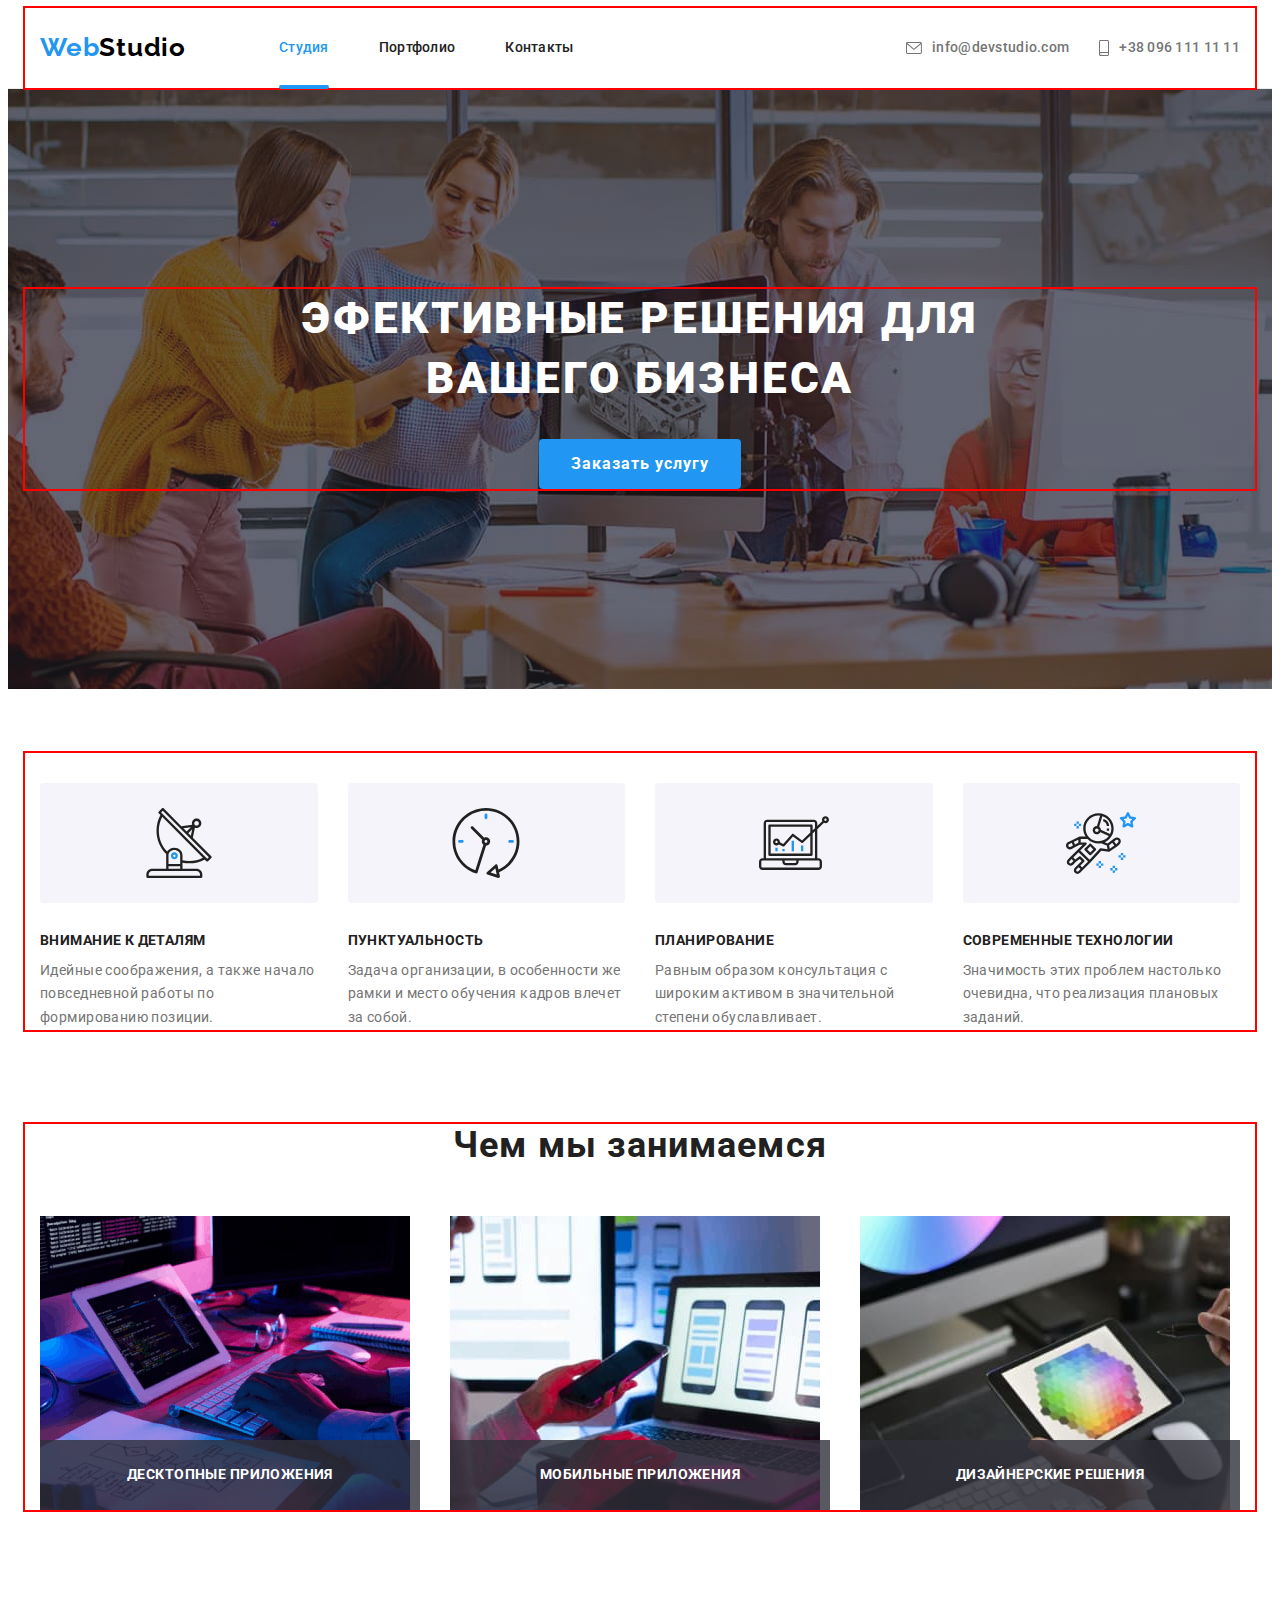
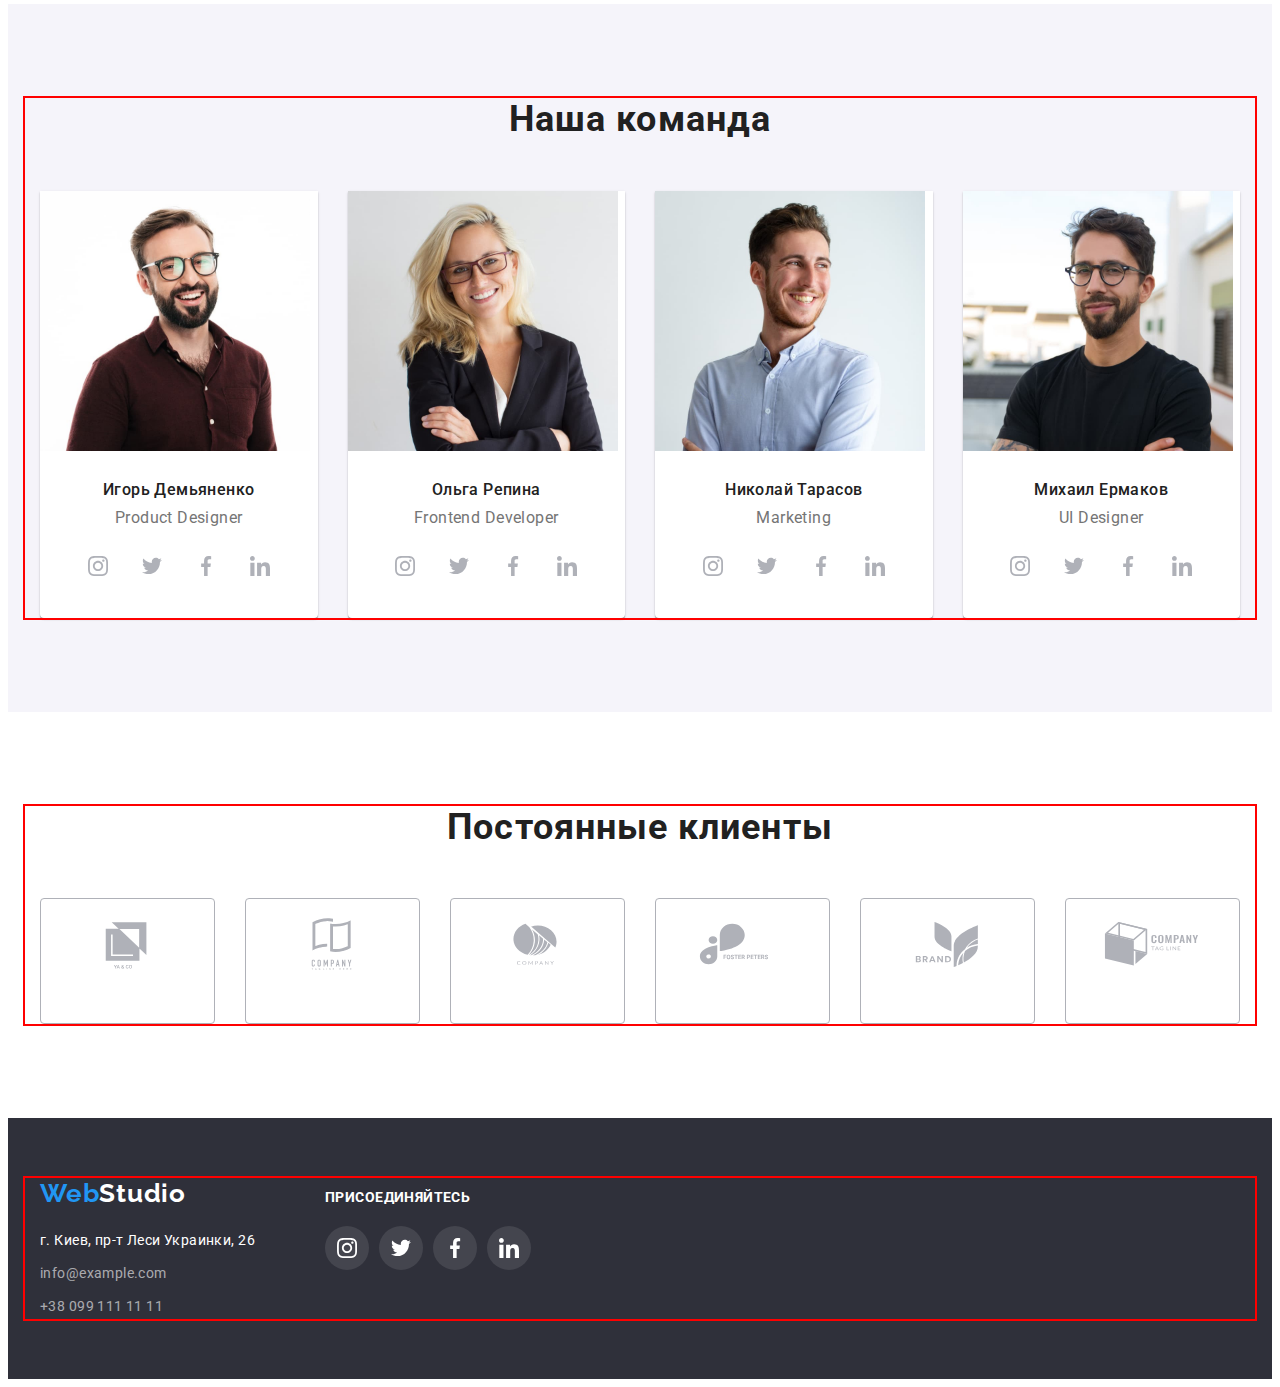
<file: index.html>
<!DOCTYPE html>
<html lang="ru">
  <head>
    <meta charset="UTF-8" />
    <meta http-equiv="X-UA-Compatible" content="IE=edge" />
    <meta name="viewport" content="width=device-width, initial-scale=1.0" />
    <title>Document</title>
    <link
      href="https://fonts.googleapis.com/css2?family=Raleway:wght@700&family=Roboto:wght@400;500;700;900&display=swap"
      rel="stylesheet"
    />
    <link
      rel="stylesheet"
      href="https://cdnjs.cloudflare.com/ajax/libs/modern-normalize/1.1.0/modern-normalize.min.css"
      integrity="sha512-wpPYUAdjBVSE4KJnH1VR1HeZfpl1ub8YT/NKx4PuQ5NmX2tKuGu6U/JRp5y+Y8XG2tV+wKQpNHVUX03MfMFn9Q=="
      crossorigin="anonymous"
      referrerpolicy="no-referrer"
    />
    <link rel="stylesheet" href="./css/style.css" />
  </head>
  <body>
    <header class="header">
      <div class="container header-container">
        <nav class="nav">
          <a class="logo link" href="/index.html" lang="en"
            >Web<span class="logo-dark">Studio</span></a
          >
          <ul class="list site-nav">
            <li class="item">
              <a class="link link-menu current-page" href="./index.html" target="_blank"
                >Студия</a
              >
            </li>
            <li class="item">
              <a class="link link-menu" href="./portfolio.html" target="_blank"
                >Портфолио</a
              >
            </li>
            <li class="item">
              <a class="link link-menu" href="./Contacts" target="_blank"
                >Контакты</a
              >
            </li>
          </ul>
        </nav>
        <ul class="list auth-nav">
          <li class="item">
            <a class="link link-contacts" href="mailto:info@devstudio.com">
              <svg class="icon icon-mail">
                <use href="./images/icons.svg#envelope"></use></svg
              >info@devstudio.com</a
            >
          </li>
          <li class="item">
            <a class="link link-contacts" href="tel:+380961111111">
              <svg class="icon icon-tel">
                <use href="./images/icons.svg#smartphone"></use></svg
              >+38 096 111 11 11</a
            >
          </li>
        </ul>
      </div>
    </header>
    <main>
      <section class="hero">
        <div class="container">
          <h1 class="hero-title">Эфективные решения для вашего бизнеса</h1>
          <button class="hero-button" type="button" data-modal-open>Заказать услугу</button>
        </div>
      </section>
      <section class="section">
        <div class="container">
          <h2 class="visually-hidden">Особенности</h2>
          <ul class="list feature-list card-set">
            <li class="feature-item card-item">
              <div class="thumb">
                <svg class="icon">
                  <use href="./images/icons.svg#antenna"></use>
                </svg>
              </div>
              <h3 class="title">Внимание к деталям</h3>
              <p class="feature-text">
                Идейные соображения, а также начало повседневной работы по
                формированию позиции.
              </p>
            </li>
            <li class="feature-item card-item">
              <div class="thumb">
                <svg class="icon">
                  <use href="./images/icons.svg#clock"></use>
                </svg>
              </div>
              <h3 class="title">Пунктуальность</h3>
              <p class="feature-text">
                Задача организации, в особенности же рамки и место обучения
                кадров влечет за собой.
              </p>
            </li>
            <li class="feature-item card-item">
              <div class="thumb">
                <svg class="icon">
                  <use href="./images/icons.svg#diagram"></use>
                </svg>
              </div>
              <h3 class="title">Планирование</h3>
              <p class="feature-text">
                Равным образом консультация с широким активом в значительной
                степени обуславливает.
              </p>
            </li>
            <li class="feature-item card-item">
              <div class="thumb">
                <svg class="icon">
                  <use href="./images/icons.svg#astronaut"></use>
                </svg>
              </div>
              <h3 class="title">Современные технологии</h3>
              <p class="feature-text">
                Значимость этих проблем настолько очевидна, что реализация
                плановых заданий.
              </p>
            </li>
          </ul>
        </div>
      </section>
      <section class="section work">
        <div class="container">
          <h2 class="section-title">Чем мы занимаемся</h2>
          <ul class="list work-list card-set">
            <li class="card-item">
              <img
                src="./images/images-hw-1/box1.jpg"
                alt="Набор текста на клавиатуре"
                width="370"
                height="294">
                <p class="label title">Десктопные приложения</p>
            </li>
            <li class="card-item">
              <img
                src="./images/images-hw-1/box2.jpg"
                alt="Телефон в руке перед ноутбуком"
                width="370"
                height="294">
                <p class="label title">Мобильные приложения</p>
            </li>
            <li class="card-item">
              <img
                src="./images/images-hw-1/box3.jpg"
                alt="Изображение цветовой гаммы на планшете"
                width="370"
                height="294">
                <p class="label title">Дизайнерские решения</p>
            </li>
          </ul>
        </div>
      </section>
      <section class="section team-section">
        <div class="container">
          <h2 class="section-title">Наша команда</h2>
          <ul class="list team-list card-set">
            <li class="team-item card-item">
              <img
                src="./images/images-hw-1/img1.jpg"
                alt="Мужчина"
                width="270"
                height="260"
              />
              <div class="card-content">
                <h3 class="team-title">Игорь Демьяненко</h3>
                <p class="team-text" lang="en">Product Designer</p>
                <ul class="list social-list">
                  <li class="social-item">
                    <a
                      class="social-link"
                      href=""
                      target="_blank"
                      rel="noopener nofollow noreferrer"
                    >
                      <svg class="social-icon">
                        <use href="./images/icons.svg#instagram"></use>
                      </svg>
                    </a>
                  </li>
                  <li class="social-item">
                    <a
                      class="social-link"
                      href=""
                      target="_blank"
                      rel="noopener nofollow noreferrer"
                    >
                      <svg class="social-icon">
                        <use href="./images/icons.svg#twitter"></use>
                      </svg>
                    </a>
                  </li>
                  <li class="social-item">
                    <a
                      class="social-link"
                      href=""
                      target="_blank"
                      rel="noopener nofollow noreferrer"
                    >
                      <svg class="social-icon">
                        <use href="./images/icons.svg#facebook"></use>
                      </svg>
                    </a>
                  </li>
                  <li class="social-item">
                    <a
                      class="social-link"
                      href=""
                      target="_blank"
                      rel="noopener nofollow noreferrer"
                    >
                      <svg class="social-icon">
                        <use href="./images/icons.svg#linkedin"></use>
                      </svg>
                    </a>
                  </li>
                </ul>
              </div>
            </li>
            <li class="team-item card-item">
              <img
                src="./images/images-hw-1/img2.jpg"
                alt="Женщина"
                width="270"
                height="260"
              />
              <div class="card-content">
                <h3 class="team-title">Ольга Репина</h3>
                <p class="team-text" lang="en">Frontend Developer</p>
                <ul class="list social-list">
                  <li class="social-item">
                    <a
                      class="social-link"
                      href=""
                      target="_blank"
                      rel="noopener nofollow noreferrer"
                    >
                      <svg class="social-icon">
                        <use href="./images/icons.svg#instagram"></use>
                      </svg>
                    </a>
                  </li>
                  <li class="social-item">
                    <a
                      class="social-link"
                      href=""
                      target="_blank"
                      rel="noopener nofollow noreferrer"
                    >
                      <svg class="social-icon">
                        <use href="./images/icons.svg#twitter"></use>
                      </svg>
                    </a>
                  </li>
                  <li class="social-item">
                    <a
                      class="social-link"
                      href=""
                      target="_blank"
                      rel="noopener nofollow noreferrer"
                    >
                      <svg class="social-icon">
                        <use href="./images/icons.svg#facebook"></use>
                      </svg>
                    </a>
                  </li>
                  <li class="social-item">
                    <a
                      class="social-link"
                      href=""
                      target="_blank"
                      rel="noopener nofollow noreferrer"
                    >
                      <svg class="social-icon">
                        <use href="./images/icons.svg#linkedin"></use>
                      </svg>
                    </a>
                  </li>
                </ul>
              </div>
            </li>
            <li class="team-item card-item">
              <img
                src="./images/images-hw-1/img3.jpg"
                alt="Мужчина"
                width="270"
                height="260"
              />
              <div class="card-content">
                <h3 class="team-title">Николай Тарасов</h3>
                <p class="team-text" lang="en">Marketing</p>
                <ul class="list social-list">
                  <li class="social-item">
                    <a
                      class="social-link"
                      href=""
                      target="_blank"
                      rel="noopener nofollow noreferrer"
                    >
                      <svg class="social-icon">
                        <use href="./images/icons.svg#instagram"></use>
                      </svg>
                    </a>
                  </li>
                  <li class="social-item">
                    <a
                      class="social-link"
                      href=""
                      target="_blank"
                      rel="noopener nofollow noreferrer"
                    >
                      <svg class="social-icon">
                        <use href="./images/icons.svg#twitter"></use>
                      </svg>
                    </a>
                  </li>
                  <li class="social-item">
                    <a
                      class="social-link"
                      href=""
                      target="_blank"
                      rel="noopener nofollow noreferrer"
                    >
                      <svg class="social-icon">
                        <use href="./images/icons.svg#facebook"></use>
                      </svg>
                    </a>
                  </li>
                  <li class="social-item">
                    <a
                      class="social-link"
                      href=""
                      target="_blank"
                      rel="noopener nofollow noreferrer"
                    >
                      <svg class="social-icon">
                        <use href="./images/icons.svg#linkedin"></use>
                      </svg>
                    </a>
                  </li>
                </ul>
              </div>
            </li>
            <li class="team-item card-item">
              <img
                src="./images/images-hw-1/img4.jpg"
                alt="Мужчина"
                width="270"
                height="260"
              />
              <div class="card-content">
                <h3 class="team-title">Михаил Ермаков</h3>
                <p class="team-text" lang="en">UI Designer</p>
                <ul class="list social-list">
                  <li class="social-item">
                    <a
                      class="social-link"
                      href=""
                      target="_blank"
                      rel="noopener nofollow noreferrer"
                    >
                      <svg class="social-icon">
                        <use href="./images/icons.svg#instagram"></use>
                      </svg>
                    </a>
                  </li>
                  <li class="social-item">
                    <a
                      class="social-link"
                      href=""
                      target="_blank"
                      rel="noopener nofollow noreferrer"
                    >
                      <svg class="social-icon">
                        <use href="./images/icons.svg#twitter"></use>
                      </svg>
                    </a>
                  </li>
                  <li class="social-item">
                    <a
                      class="social-link"
                      href=""
                      target="_blank"
                      rel="noopener nofollow noreferrer"
                    >
                      <svg class="social-icon">
                        <use href="./images/icons.svg#facebook"></use>
                      </svg>
                    </a>
                  </li>
                  <li class="social-item">
                    <a
                      class="social-link"
                      href=""
                      target="_blank"
                      rel="noopener nofollow noreferrer"
                    >
                      <svg class="social-icon">
                        <use href="./images/icons.svg#linkedin"></use>
                      </svg>
                    </a>
                  </li>
                </ul>
              </div>
            </li>
          </ul>
        </div>
      </section>
      <section class="section">
        <div class="container">
          <h2 class="section-title">Постоянные клиенты</h2>
          <ul class="list clients-list card-set">
            <li class="client-item card-item">
              <a
                class="client-link"
                href=""
                target="_blank"
                rel="noopener nofollow noreferrer"
              >
                <svg class="client-icon">
                  <use href="./images/icons.svg#Logo-1"></use>
                </svg>
              </a>
            </li>
            <li class="client-item card-item">
              <a
                class="client-link"
                href=""
                target="_blank"
                rel="noopener nofollow noreferrer"
              >
                <svg class="client-icon">
                  <use href="./images/icons.svg#Logo-2"></use>
                </svg>
              </a>
            </li>
            <li class="client-item card-item">
              <a
                class="client-link"
                href=""
                target="_blank"
                rel="noopener nofollow noreferrer"
              >
                <svg class="client-icon">
                  <use href="./images/icons.svg#Logo-3"></use>
                </svg>
              </a>
            </li>
            <li class="client-item card-item">
              <a
                class="client-link"
                href=""
                target="_blank"
                rel="noopener nofollow noreferrer"
              >
                <svg class="client-icon">
                  <use href="./images/icons.svg#Logo-4"></use>
                </svg>
              </a>
            </li>
            <li class="client-item card-item">
              <a
                class="client-link"
                href=""
                target="_blank"
                rel="noopener nofollow noreferrer"
              >
                <svg class="client-icon">
                  <use href="./images/icons.svg#Logo-5"></use>
                </svg>
              </a>
            </li>
            <li class="client-item card-item">
              <a
                class="client-link"
                href=""
                target="_blank"
                rel="noopener nofollow noreferrer"
              >
                <svg class="client-icon">
                  <use href="./images/icons.svg#Logo-6"></use>
                </svg>
              </a>
            </li>
          </ul>
        </div>
      </section>
    </main>
    <footer class="footer">
      <div class="container">
        <ul class="list footer-list">
          <li class="footer-item">
            <a class="logo link" href="/index.html" lang="en"
              >Web<span class="logo-white">Studio</span></a
            >
            <address class="adress">
              <ul class="list">
                <li class="footer-contacts">
                  <a
                    class="link adress-link"
                    href="https://goo.gl/maps/RNKM9JBZ4Xh2mu4V6"
                    rel="noreferrer noopener nofollow"
                    target="_blank"
                    >г. Киев, пр-т Леси Украинки, 26</a
                  >
                </li>
                <li class="link footer-contacts">
                  <a
                    class="link adress-contact-link"
                    href="mailto:info@example.com"
                    >info@example.com</a
                  >
                </li>
                <li class="footer-contacts">
                  <a class="link adress-contact-link" href="tel:0991111111">
                    +38 099 111 11 11</a
                  >
                </li>
              </ul>
            </address>
          </li>
        <li class="list footer-item">
          <p class="title">Присоединяйтесь</p>
          <ul class="list social-list">
            <li class="social-item">
              <a
                class="social-link"
                href=""
                target="_blank"
                rel="noopener nofollow noreferrer"
              >
                <svg class="social-icon">
                  <use href="./images/icons.svg#instagram"></use>
                </svg>
              </a>
            </li>
            <li class="social-item">
              <a
                class="social-link"
                href=""
                target="_blank"
                rel="noopener nofollow noreferrer"
              >
                <svg class="social-icon">
                  <use href="./images/icons.svg#twitter"></use>
                </svg>
              </a>
            </li>
            <li class="social-item">
              <a
                class="social-link"
                href=""
                target="_blank"
                rel="noopener nofollow noreferrer"
              >
                <svg class="social-icon">
                  <use href="./images/icons.svg#facebook"></use>
                </svg>
              </a>
            </li>
            <li class="social-item">
              <a
                class="social-link"
                href=""
                target="_blank"
                rel="noopener nofollow noreferrer"
              >
                <svg class="social-icon">
                  <use href="./images/icons.svg#linkedin"></use>
                </svg>
              </a>
            </li>
          </ul>
        </li>
        </ul>
      </div>
    </footer>
    <div class="backdrop is-hidden" data-modal>
           <div class="modal">
              <button type="button" class="modal-close" data-modal-close>
                <svg class="close-icon">
                  <use href="./images/icons.svg#close-button"></use>
                </svg>
              </button>
            </div>
          </div>
    <script src="./js/modal.js"></script>
  </body>
</html>
</file>
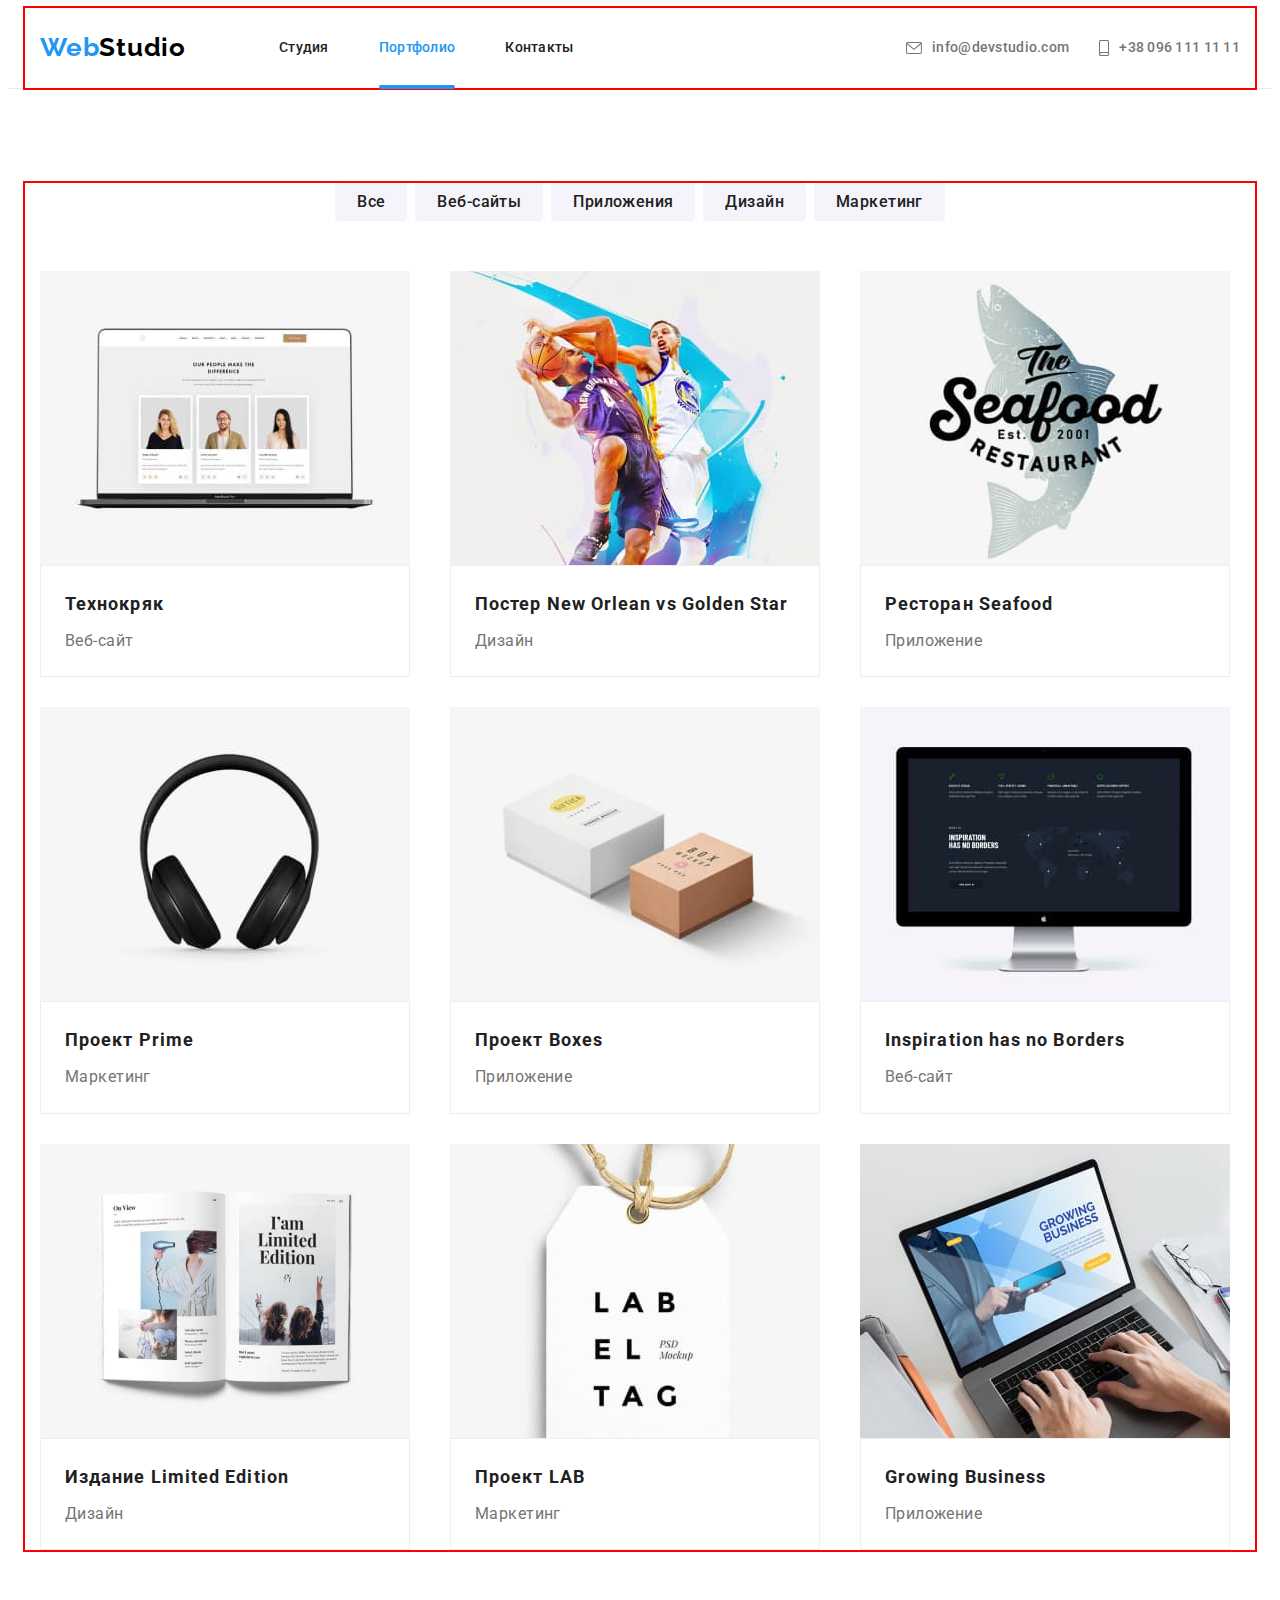
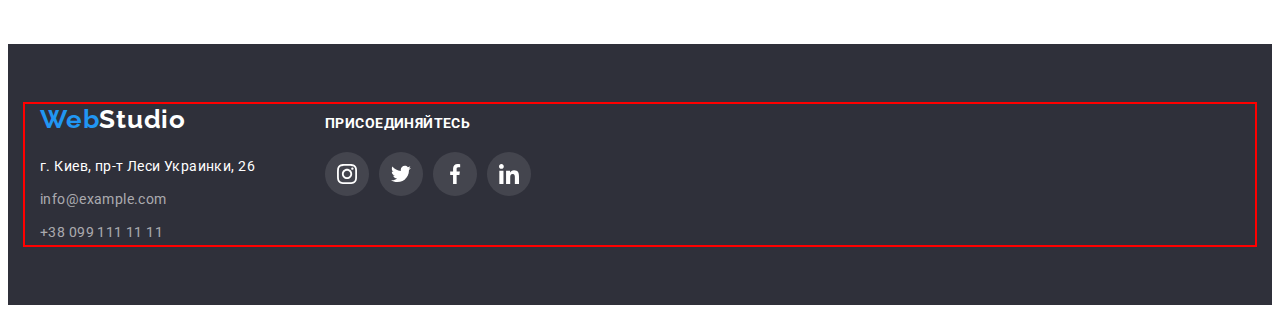
<file: portfolio.html>
<!DOCTYPE html>
<html lang="ru">
  <head>
    <meta charset="UTF-8" />
    <meta http-equiv="X-UA-Compatible" content="IE=edge" />
    <meta name="viewport" content="width=device-width, initial-scale=1.0" />
    <title>Document</title>
    <link
      href="https://fonts.googleapis.com/css2?family=Raleway:wght@700&family=Roboto:wght@400;500;700&display=swap"
      rel="stylesheet"
    />
    <link
      rel="stylesheet"
      href="https://cdnjs.cloudflare.com/ajax/libs/modern-normalize/1.1.0/modern-normalize.min.css"
      integrity="sha512-wpPYUAdjBVSE4KJnH1VR1HeZfpl1ub8YT/NKx4PuQ5NmX2tKuGu6U/JRp5y+Y8XG2tV+wKQpNHVUX03MfMFn9Q=="
      crossorigin="anonymous"
      referrerpolicy="no-referrer"
    />
    <link rel="stylesheet" href="./css/style.css" />
  </head>
  <body>
    <header class="header">
      <div class="container header-container">
        <nav class="nav">
          <a class="logo link" href="/index.html" lang="en"
            >Web<span class="logo-dark">Studio</span></a
          >
          <ul class="list site-nav">
            <li class="item">
              <a class="link link-menu" href="./index.html" target="_blank"
                >Студия</a
              >
            </li>
            <li class="item">
              <a class="link link-menu current-page" href="./portfolio.html" target="_blank"
                >Портфолио</a
              >
            </li>
            <li class="item">
              <a class="link link-menu" href="./Contacts" target="_blank"
                >Контакты</a
              >
            </li>
          </ul>
        </nav>
        <ul class="list auth-nav">
          <li class="item">
            <a class="link link-contacts" href="mailto:info@devstudio.com">
              <svg class="icon icon-mail">
                <use href="./images/icons.svg#envelope"></use></svg
              >info@devstudio.com</a
            >
          </li>
          <li class="item">
            <a class="link link-contacts" href="tel:+380961111111">
              <svg class="icon icon-tel">
                <use href="./images/icons.svg#smartphone"></use></svg
              >+38 096 111 11 11</a
            >
          </li>
        </ul>
      </div>
    </header>
    <main>
      <section class="section">
        <div class="container">
          <h1 class="visually-hidden">Портфолио</h1>
          <ul class="list filter-list">
            <li class="filter-item">
              <button class="filter-button" type="button">Все</button>
            </li>
            <li class="filter-item">
              <button class="filter-button" type="button">Веб-сайты</button>
            </li>
            <li class="filter-item">
              <button class="filter-button" type="button">Приложения</button>
            </li>
            <li class="filter-item">
              <button class="filter-button" type="button">Дизайн</button>
            </li>
            <li class="filter-item">
              <button class="filter-button" type="button">Маркетинг</button>
            </li>
          </ul>
          <ul class="list portfolio-list card-set">
            <li class="card-item">
              <a href="" class="link portfolio-link">
                <div class="portfolio-thumb">
                <img
                  src="./images/images-hw-2/img-project-1.jpg"
                  alt="Изображение на ноутбуке"
                  width="370"
                  height="294">
                  <p class="portfolio-overlay">Ресурс предлагает комплексные предложения с разным уровнем функционала и сервисов. Все это позволит посетителю получить исчерпывающие сведения о компании или частном лице.</p>
                </div>
                <div class="card-content">
                  <h2 class="portfolio-name">Технокряк</h2>
                  <p class="portfolio-desc">Веб-сайт</p>
                </div>
              </a>
            </li>

            <li class="card-item">
              <a href="" class="link portfolio-link">
                <div class="portfolio-thumb">
                <img
                  src="./images/images-hw-2/img-project-2.jpg"
                  alt="Два баскетболиста"
                  width="370"
                  height="294">
                  <p class="portfolio-overlay">Ресурс предлагает комплексные предложения с разным уровнем функционала и сервисов. Все это позволит посетителю получить исчерпывающие сведения о компании или частном лице.</p>
                </div>
                  <div class="card-content">
                  <h2 class="portfolio-name">
                    Постер New Orlean vs Golden Star
                  </h2>
                  <p class="portfolio-desc">Дизайн</p>
                </div>
              </a>
            </li>

            <li class="card-item">
              <a href="" class="link portfolio-link">
                <div class="portfolio-thumb">
                <img
                  src="./images/images-hw-2/img-project-3.jpg"
                  alt="Логотип ресторана"
                  width="370"
                  height="294">
                  <p class="portfolio-overlay">Ресурс предлагает комплексные предложения с разным уровнем функционала и сервисов. Все это позволит посетителю получить исчерпывающие сведения о компании или частном лице.</p>
                </div>
                  <div class="card-content">
                  <h2 class="portfolio-name">Ресторан Seafood</h2>
                  <p class="portfolio-desc">Приложение</p>
                </div>
              </a>
            </li>

            <li class="card-item">
              <a href="" class="link portfolio-link">
                <div class="portfolio-thumb">
                <img
                  src="./images/images-hw-2/img-project-4.jpg"
                  alt="Наушники"
                  width="370"
                  height="294">
                  <p class="portfolio-overlay">Ресурс предлагает комплексные предложения с разным уровнем функционала и сервисов. Все это позволит посетителю получить исчерпывающие сведения о компании или частном лице.</p>
                </div>
                  <div class="card-content">
                  <h2 class="portfolio-name">Проект Prime</h2>
                  <p class="portfolio-desc">Маркетинг</p>
                </div>
              </a>
            </li>

            <li class="card-item">
              <a href="" class="link portfolio-link">
                <div class="portfolio-thumb">
                <img
                  src="./images/images-hw-2/img-project-5.jpg"
                  alt="Две коробки"
                  width="370"
                  height="294">
                  <p class="portfolio-overlay">Ресурс предлагает комплексные предложения с разным уровнем функционала и сервисов. Все это позволит посетителю получить исчерпывающие сведения о компании или частном лице.</p>
                </div>
                  <div class="card-content">
                  <h2 class="portfolio-name">Проект Boxes</h2>
                  <p class="portfolio-desc">Приложение</p>
                </div>
              </a>
            </li>

            <li class="card-item">
              <a href="" class="link portfolio-link">
                <div class="portfolio-thumb">
                <img
                  src="./images/images-hw-2/img-project-6.jpg"
                  alt="Монитор"
                  width="370"
                  height="294">
                  <p class="portfolio-overlay">Ресурс предлагает комплексные предложения с разным уровнем функционала и сервисов. Все это позволит посетителю получить исчерпывающие сведения о компании или частном лице.</p>
                </div>
                  <div class="card-content">
                  <h2 class="portfolio-name">Inspiration has no Borders</h2>
                  <p class="portfolio-desc">Веб-сайт</p>
                </div>
              </a>
            </li>

            <li class="card-item">
              <a href="" class="link portfolio-link">
                <div class="portfolio-thumb">
                <img
                  src="./images/images-hw-2/img-project-7.jpg"
                  alt="Журнал"
                  width="370"
                  height="294">
                  <p class="portfolio-overlay">Ресурс предлагает комплексные предложения с разным уровнем функционала и сервисов. Все это позволит посетителю получить исчерпывающие сведения о компании или частном лице.</p>
                </div>
                  <div class="card-content">
                  <h2 class="portfolio-name">Издание Limited Edition</h2>
                  <p class="portfolio-desc">Дизайн</p>
                </div>
              </a>
            </li>

            <li class="card-item">
              <a href="" class="link portfolio-link">
                <div class="portfolio-thumb">
                <img
                  src="./images/images-hw-2/img-project-8.jpg"
                  alt="Этикетка"
                  width="370"
                  height="294">
                  <p class="portfolio-overlay">Ресурс предлагает комплексные предложения с разным уровнем функционала и сервисов. Все это позволит посетителю получить исчерпывающие сведения о компании или частном лице.</p>
                </div>
                  <div class="card-content">
                  <h2 class="portfolio-name">Проект LAB</h2>
                  <p class="portfolio-desc">Маркетинг</p>
                </div>
              </a>
            </li>

            <li class="card-item">
              <a href="" class="link portfolio-link">
                <div class="portfolio-thumb">
                <img
                  src="./images/images-hw-2/img-project-9.jpg"
                  alt="Набор текста на ноутбуке"
                  width="370"
                  height="294">
                  <p class="portfolio-overlay">Ресурс предлагает комплексные предложения с разным уровнем функционала и сервисов. Все это позволит посетителю получить исчерпывающие сведения о компании или частном лице.</p>
                </div>
                  <div class="card-content">
                  <h2 class="portfolio-name">Growing Business</h2>
                  <p class="portfolio-desc">Приложение</p>
                </div>
              </a>
            </li>
          </ul>
        </div>
      </section>
    </main>
    <footer class="footer">
      <div class="container">
        <ul class="list footer-list">
          <li class="footer-item">
            <a class="logo link" href="/index.html" lang="en"
              >Web<span class="logo-white">Studio</span></a
            >
            <address class="adress">
              <ul class="list">
                <li class="footer-contacts">
                  <a
                    class="link adress-link"
                    href="https://goo.gl/maps/RNKM9JBZ4Xh2mu4V6"
                    rel="noreferrer noopener nofollow"
                    target="_blank"
                    >г. Киев, пр-т Леси Украинки, 26</a
                  >
                </li>
                <li class="footer-contacts">
                  <a
                    class="link adress-contact-link"
                    href="mailto:info@example.com"
                    >info@example.com</a
                  >
                </li>
                <li class="footer-contacts">
                  <a class="link adress-contact-link" href="tel:0991111111">
                    +38 099 111 11 11</a
                  >
                </li>
              </ul>
            </address>
          </li>
          <li class="list footer-item">
            <p class="title">Присоединяйтесь</p>
            <ul class="list social-list">
              <li class="social-item">
                <a
                  class="social-link"
                  href=""
                  target="_blank"
                  rel="noopener nofollow noreferrer"
                >
                  <svg class="social-icon">
                    <use href="./images/icons.svg#instagram"></use>
                  </svg>
                </a>
              </li>
              <li class="social-item">
                <a
                  class="social-link"
                  href=""
                  target="_blank"
                  rel="noopener nofollow noreferrer"
                >
                  <svg class="social-icon">
                    <use href="./images/icons.svg#twitter"></use>
                  </svg>
                </a>
              </li>
              <li class="social-item">
                <a
                  class="social-link"
                  href=""
                  target="_blank"
                  rel="noopener nofollow noreferrer"
                >
                  <svg class="social-icon">
                    <use href="./images/icons.svg#facebook"></use>
                  </svg>
                </a>
              </li>
              <li class="social-item">
                <a
                  class="social-link"
                  href=""
                  target="_blank"
                  rel="noopener nofollow noreferrer"
                >
                  <svg class="social-icon">
                    <use href="./images/icons.svg#linkedin"></use>
                  </svg>
                </a>
              </li>
            </ul>
          </li>
        </ul>
      </div>
    </footer>
  </body>
</html>
</file>
<file: css/style.css>
:root {
  --background-white: #e5e5e5;
  --background-dark: #2f303a;
  --background-transparent: linear-gradient(rgba(47, 48, 58, 0.4), rgba(47, 48, 58, 0.4));
  --background-works: rgba(47, 48, 58, 0.8);
  --background-grey: #f5f4fa;
  --logo-blue: #2196f3;
  --logo-black: #000;
  --text-black: #212121;
  --text-white: #ffffff;
  --text-grey: #757575;
  --text-footer: #fff9;
  --button-shadow: 0px 4px 4px rgba(0, 0, 0, 0.15);
  --basic-item-margin: 30px;
  --basic-item: 3;
  --center-border: #ececec;
  --inner-border: #eeeeee;
  --inner-border-clients: #AFB1B8;
  --icons-colour: #AFB1B8;
  --background-footer-icons: rgba(255, 255, 255, 0.1);
  --team-item-shadow: 0px 2px 1px 0px #00000033, 0px 1px 1px 0px #00000024, 0px 1px 3px 0px #0000001F;
  --filter-button-shadow: 0px 3px 1px rgba(0, 0, 0, 0.1), 0px 1px 2px rgba(0, 0, 0, 0.08), 0px 2px 2px rgba(0, 0, 0, 0.12);
  --portfolio-item-shadow: 0px 1px 1px rgba(0, 0, 0, 0.12), 0px 4px 4px rgba(0, 0, 0, 0.06), 1px 4px 6px rgba(0, 0, 0, 0.16);
  --hero-button-shadow: 0px 4px 4px rgba(0, 0, 0, 0.15);
  --modal-shadow: 0px 1px 3px rgba(0, 0, 0, 0.12), 0px 1px 1px rgba(0, 0, 0, 0.14), 0px 2px 1px rgba(0, 0, 0, 0.2);
  --portfolio-overlay-color: rgba(33, 150, 243, 0.9);
  --backdrop-color: rgba(0, 0, 0, 0.2);
  --timing-function: 250ms cubic-bezier(0.4, 0, 0.2, 1);
  --close-icon-border: rgba(0, 0, 0, 0.1);
}

body {
  font-family: "Roboto", sans-serif;
  color: var(--text-grey);
  font-size: 14px;
  letter-spacing: 0.03em;
  line-height: 1.71;
}

h1,
h2,
h3,
h4,
h5,
h6,
p {
  margin: 0;
}

ul {
  margin: 0;
  padding: 0;
}

img {
  display: block;
  max-width: 100%;
  height: auto;
}

.link {
  text-decoration: none;
  color: currentColor;
}

.list {
  list-style: none;
}

.container {
  width: 1200px;
  margin-right: auto;
  margin-left: auto;
  padding-right: 15px;
  padding-left: 15px;

  outline: 2px solid red;
}

.section {
  padding-top: 94px;
  padding-bottom: 94px;
}

.card-set {
  display: flex;
  flex-wrap: wrap;
  margin-left: calc(-1 * var(--basic-item-margin));
  margin-top: calc(-1 * var(--basic-item-margin));
}

.card-item {
  flex-basis: calc(100% / var(--basic-item) - var(--basic-item-margin));
  margin-left: var(--basic-item-margin);
  margin-top: var(--basic-item-margin);
}

.header {
  font-weight: 500;
  line-height: 1.14;
  letter-spacing: 0.02em;
  border-bottom: 1px solid var(--center-border);
}

.header-container {
  display: flex;
  align-items: center;
}

.visually-hidden {
  position: absolute;
  white-space: nowrap;
  width: 1px;
  height: 1px;
  overflow: hidden;
  border: 0;
  padding: 0;
  clip: rect(0 0 0 0);
  clip-path: inset(50%);
  margin: -1px;
}

.icon {
  fill: currentColor;
}

/*site-nav auth-nav*/
.nav {
  display: flex;
  text-align: center;
  gap: 93px;
}

.site-nav {
  display: flex;
  color: var(--text-black);
}

.auth-nav {
  display: flex;
  margin-left: auto;
}

.site-nav .item:not(:last-child) {
  margin-right: 50px;
}

.auth-nav .item:not(:last-child) {
  margin-right: var(--basic-item-margin);
}

.link-menu,
.link-contacts {
  display: flex;
  align-items: center;
  padding-top: 32px;
  padding-bottom: 32px;
  transition: color var(--timing-function);
}

.icon-mail {
  margin-right: 10px;
  width: 16px;
  height: 12px;
}

.icon-tel {
  margin-right: 10px;
  width: 10px;
  height: 16px;
}

.link-menu:hover,
.link-menu:focus,
.link-contacts:hover,
.link-contacts:focus {
  color: var(--logo-blue);

}

.current-page {
  color: var(--logo-blue);
  position: relative;
  transition: color var(--timing-function);
}

.current-page::after {
  content: "";
  display: block;
  position: absolute;

  bottom: -1px;
  width: 100%;
  height: 4px;
  border-radius: 2px;
  background-color: var(--logo-blue);

  transition: background-color var(--timing-function);
}



/*Logo*/

.logo {
  padding-top: 24px;
  padding-bottom: 25px;

  font-family: "Raleway";
  font-style: normal;
  font-weight: 700;
  font-size: 26px;
  line-height: 1.19;
  letter-spacing: 0.03em;
  color: var(--logo-blue);
}

.logo-dark {
  padding-top: 24px;
  padding-bottom: 25px;

  color: var(--logo-black);
}

/*Hero*/

.hero {
  padding-top: 200px;
  padding-bottom: 200px;
  max-width: 1600px;
  margin-left: auto;
  margin-right: auto;

  background-color: var(--background-dark);
  text-align: center;

  background-image: var(--background-transparent), url("../images/images-hw-4/background-people.jpg");
  background-repeat: no-repeat;
  background-position: center;
  background-size: cover;

}

.hero-title {
  margin-left: auto;
  margin-right: auto;
  margin-bottom: 30px;
  max-width: 696px;
  text-align: center;

  font-weight: 900;
  color: var(--text-white);
  font-size: 44px;
  line-height: 1.36;
  letter-spacing: 0.06em;
  text-transform: uppercase;
}

/*Modal*/

.backdrop {
  position: fixed;

  top: 0;
  left: 0;
  width: 100%;
  height: 100%;
  background-color: var(--backdrop-color);

  transition: opacity var(--timing-function), visibility var(--timing-function);
}

.backdrop.is-hidden {
  opacity: 0;
  visibility: hidden;
  pointer-events: none;
}

.backdrop.is-hidden .modal {
  transform: translate(-50%, -50%) scale(0);
}

.modal {
  position: absolute;
  top: 50%;
  left: 50%;
  transform: translate(-50%, -50%) scale(1);
  transition: transform var(--timing-function);

  min-width: 528px;
  min-height: 581px;
  border-radius: 4px;

  background-color: var(--text-white);
  box-shadow: var(--modal-shadow);
}

.modal-close {
  position: absolute;
  top: 8px;
  right: 8px;
  display: flex;
  align-items: center;

  width: 30px;
  height: 30px;
  border-radius: 50%;
  background-color: var(--text-white);
  border: 1px solid var(--close-icon-border);
  cursor: pointer;
}

.close-icon {
  width: 18px;
  height: 18px;
  fill: var(--logo-black);
}

/*Buttons*/


.hero-button {
  margin-left: auto;
  margin-right: auto;
  min-width: 200px;
  padding: 10px 32px;
  border: none;

  font-weight: 700;
  font-size: 16px;
  line-height: 1.87;
  background-color: var(--logo-blue);
  color: var(--text-white);
  box-shadow: var(--hero-button-shadow);
  letter-spacing: 0.06em;
  cursor: pointer;
  border-radius: 4px;
  font-family: inherit;
}

.filter-button:hover,
.filter-button:focus {
  background-color: var(--logo-blue);
  color: var(--text-white);
  box-shadow: var(--filter-button-shadow);
}

.filter-list {
  display: flex;
  gap: 8px;
  justify-content: center;
  margin-bottom: 50px;
}

.filter-button {
  padding: 6px 22px;

  background-color: var(--background-grey);
  color: var(--text-black);
  border: none;
  cursor: pointer;
  font-weight: 500;
  font-size: 16px;
  line-height: 1.62;
  text-align: center;
  font-family: inherit;
  letter-spacing: inherit;
  border-radius: 4px;

  transition: color var(--timing-function), background-color var(--timing-function), box-shadow var(--timing-function);
}

.title {
  margin-bottom: 10px;

  font-weight: 700;
  font-size: 14px;
  line-height: 1.14;
  text-transform: uppercase;
  color: var(--text-black);
}

/*Features*/

.feature-list {
  --basic-item: 4;
}

.feature-text {
  color: var(--text-grey);
}

.thumb {
  display: flex;
  margin-bottom: var(--basic-item-margin);

  height: 120px;
  background-color: var(--background-grey);
  border-radius: 4px;
  align-items: center;
  justify-content: center;
}

.thumb .icon {
  width: 70px;
  height: 70px;
}

/*Portfolio*/

.portfolio-name {
  margin-bottom: 4px;

  font-weight: 700;
  font-size: 18px;
  line-height: 2;
  letter-spacing: 0.06em;
  color: var(--text-black);
}

.portfolio-desc {
  font-size: 16px;
  line-height: 1.9;
}

.portfolio-list .card-content {
  padding: 20px 24px;
  border: 1px solid var(--inner-border);

  background-color: var(--text-white);
}

.portfolio-link {
  display: inline-block;

  transition: box-shadow var(--timing-function);
}

.portfolio-link:hover,
.portfolio-link:focus {
  box-shadow: var(--portfolio-item-shadow);
}

.portfolio-thumb {
  position: relative;
  overflow: hidden;
}

.portfolio-overlay {
  position: absolute;

  padding: 63px 24px;
  bottom: 0;
  width: 100%;
  height: 100%;

  font-size: 18px;
  line-height: 1.56;
  color: var(--text-white);
  background-color: var(--portfolio-overlay-color);

  opacity: 0;
  transform: translateY(100%);
  transition: opacity var(--timing-function), transform var(--timing-function);
}

.portfolio-link:hover .portfolio-overlay,
.portfolio-link:focus .portfolio-overlay {
  transform: translateY(0);
  opacity: 1;
}

/*Cards*/

.work {
  padding-top: 0;
}

.section-title {
  margin-bottom: 50px;

  font-weight: 700;
  font-size: 36px;
  line-height: 1.17;
  text-align: center;
  letter-spacing: 0.03em;
  font-family: "Roboto";
  color: var(--text-black);
  font-style: normal;
}

.work-list .card-item {
  position: relative;
}

.label {
  position: absolute;

  margin-bottom: 0;
  padding: 27px 0;
  text-align: center;
  bottom: 0;
  width: 100%;
  color: var(--text-white);
  background-color: var(--background-works);
}

/*Team*/

.team-section {
  background-color: var(--background-grey);
}

.team-list .card-content {
  padding-top: var(--basic-item-margin);
  padding-bottom: var(--basic-item-margin);
}

.team-item {
  --basic-item: 4;

  background-color: var(--text-white);
  box-shadow: var(--team-item-shadow);
  border-radius: 0px 0px 4px 4px;
}

.team-title {
  margin-bottom: 10px;

  font-weight: 500;
  font-size: 16px;
  line-height: 1.18;
  color: var(--text-black);
  text-align: center;
}

.team-text {
  margin-bottom: 16px;
  font-size: 16px;
  line-height: 1.18;
  text-align: center;
}

.social-list {
  display: flex;
  justify-content: center;
}

.social-link {
  display: flex;

  align-items: center;
  justify-content: center;
  width: 44px;
  height: 44px;
  border-radius: 50%;
  background-color: var(--background-footer-icons);

  transition: background-color var(--timing-function);
}

.social-link:hover,
.social-link:focus {
  background-color: var(--logo-blue);
}

.social-icon {
  width: 20px;
  height: 20px;
  fill: var(--icons-colour);

  transition: fill var(--timing-function);
}

.social-link:hover .social-icon,
.social-link:focus .social-icon {
  fill: var(--text-white);
}

/*Clients*/

.clients-list {
  --basic-item: 6;
}

.client-item .client-link {
  display: flex;
  padding: 16px;
  height: 92px;

  align-self: center;
  justify-content: center;
  border-radius: 4px;
  border: 1px solid var(--inner-border-clients);

  transition: border var(--timing-function);
}

.client-icon {
  width: 106px;
  height: 60px;
  fill: var(--icons-colour);
  transition: fill var(--timing-function);
}

.client-link:hover,
.client-link:focus {
  border: 1px solid var(--logo-blue);
}

.client-link:hover .client-icon,
.client-link:focus .client-icon {
  fill: var(--logo-blue);
}

/* Footer*/
.footer {
  padding-top: 60px;
  padding-bottom: 60px;

  background-color: var(--background-dark);
}

.footer .logo {
  display: block;
  padding-top: 0;
  padding-bottom: 0;
  margin-bottom: 20px;
}

.footer-contacts:not(:last-child) {
  margin-bottom: 9px;
}

.footer-contacts .link {
  transition: color var(--timing-function);
}

.logo-white {
  color: var(--text-white);
}

.adress {
  font-style: normal;
}

.adress-link {
  color: var(--text-white);
}

.adress-link:hover,
.adress-link:focus {
  color: var(--logo-blue);
}

.adress-contact-link {
  color: var(--text-footer);
}

.adress-contact-link:hover,
.adress-contact-link:focus {
  color: var(--logo-blue);
}

.footer-list {
  display: flex;
  gap: 70px;
  align-items: baseline;
}

.footer-item .title {
  margin-bottom: 20px;
  color: var(--text-white);
  text-transform: uppercase;
}

.social-item:not(:last-child) {
  margin-right: 10px;
}

.footer .social-icon {
  fill: var(--text-white);
}
</file>
